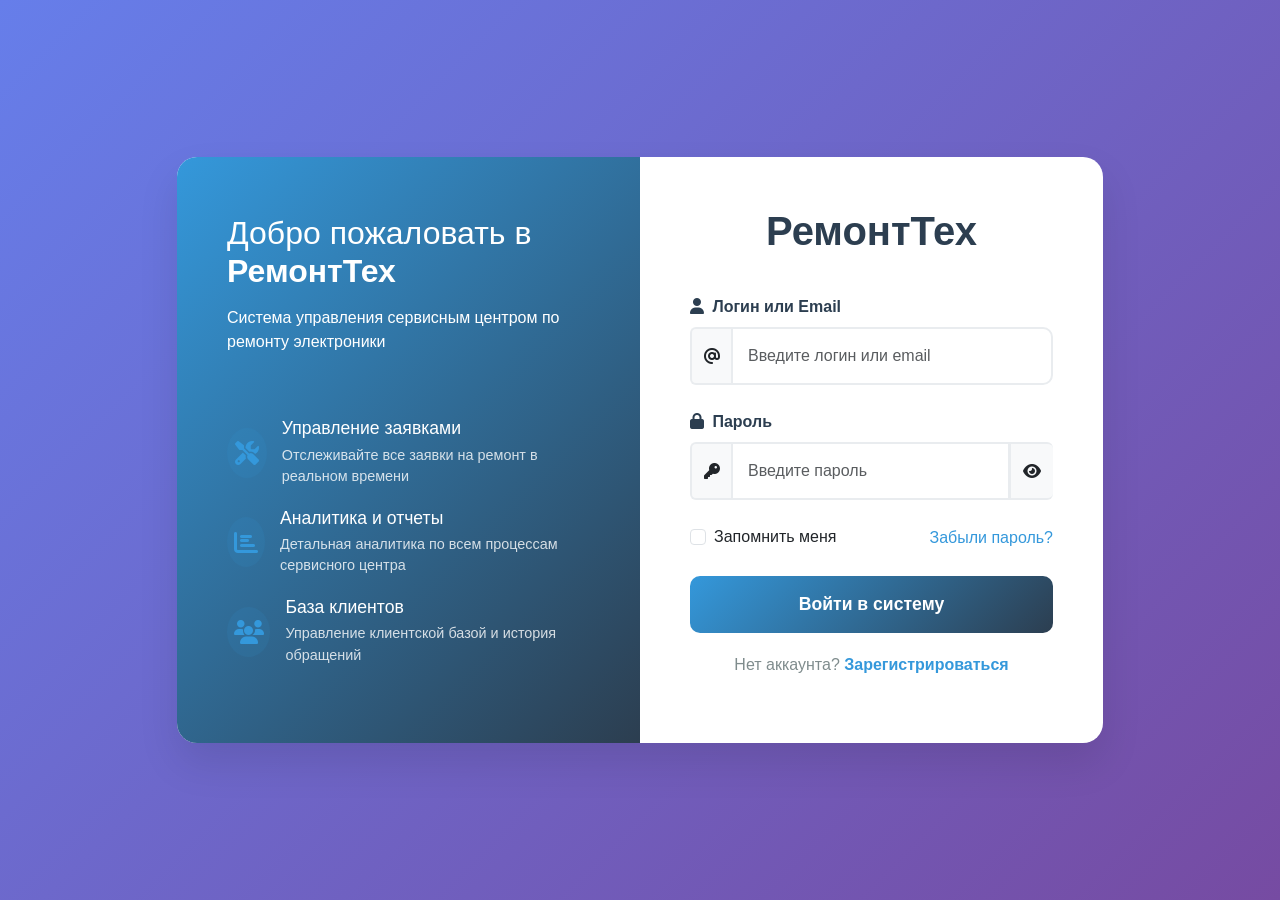
<file: devices.html>
<!DOCTYPE html>
<html lang="ru">
<head>
    <!-- ========== ЗАГОЛОВОК СТРАНИЦЫ ==========
         Подключаем Bootstrap 5, Font Awesome, собственный CSS-файл devices.css и фавикон.
    -->
    <meta charset="UTF-8">
    <meta name="viewport" content="width=device-width, initial-scale=1.0">
    <title>РемонтТех - Устройства</title>
    <link href="https://cdn.jsdelivr.net/npm/bootstrap@5.3.0-alpha1/dist/css/bootstrap.min.css" rel="stylesheet">
    <link rel="stylesheet" href="https://cdnjs.cloudflare.com/ajax/libs/font-awesome/6.4.0/css/all.min.css">
    <link rel="stylesheet" href="css/devices.css">
    <link rel="icon" type="image/png" href="img/icon_32x32.png">
</head>
<body>
    <div class="container-fluid">
        <div class="row">
            <!-- ======================== БОКОВОЕ МЕНЮ (SIDEBAR) ========================
                 Всегда видно слева, содержит навигацию по разделам системы.
                 Для администратора – выпадающий список профиля (dropdown),
                 для менеджера/мастера – выдвижная панель (offcanvas).
            -->
            <div class="col-md-3 col-lg-2 sidebar d-md-block">
                <div class="position-sticky pt-3">
                    <div class="text-center mb-4">
                        <h4 class="mb-0"><i class="text-center mt-3 mb-4"></i>РемонтТех</h5>
                    </div>
                    
                    <ul class="nav flex-column mb-auto">
                        <li class="nav-item">
                            <a class="nav-link" href="index.html">
                                <i class="fas fa-tachometer-alt me-2"></i>Главная
                            </a>
                        </li>
                        <li class="nav-item">
                            <a class="nav-link" href="orders.html">
                                <i class="fas fa-tools me-2"></i>Заявки на ремонт
                            </a>
                        </li>
                        <li class="nav-item">
                            <a class="nav-link" href="clients.html">
                                <i class="fas fa-users me-2"></i>Клиенты
                            </a>
                        </li>
                        <li class="nav-item">
                            <a class="nav-link active" href="devices.html">
                                <i class="fas fa-laptop me-2"></i>Устройства
                            </a>
                        </li>
                        <li class="nav-item">
                            <a class="nav-link" href="masters.html">
                                <i class="fas fa-user-cog me-2"></i>Мастера
                            </a>
                        </li>
                        <li class="nav-item">
                            <a class="nav-link" href="reports.html">
                                <i class="fas fa-chart-bar me-2"></i>Отчеты
                            </a>
                        </li>
                    </ul>
                    <hr class="text-white-50">
                    <!-- Блок профиля для администратора -->
                    <div class="dropdown" id="profileAdminDropdown">
                        <a href="#" class="d-flex align-items-center text-white text-decoration-none dropdown-toggle" id="dropdownUser1" data-bs-toggle="dropdown" aria-expanded="false">
                            <img src="https://via.placeholder.com/32" alt="" width="32" height="32" class="rounded-circle me-2 sidebar-avatar" style="object-fit: cover;">
                            <strong></strong>
                            <span class="badge bg-success ms-2"></span>
                        </a>
                        <ul class="dropdown-menu dropdown-menu-dark text-small shadow" aria-labelledby="dropdownUser1">
                            <li><a class="dropdown-item" href="profile.html"><i class="fas fa-user me-2"></i>Профиль</a></li>
                            <li><hr class="dropdown-divider"></li>
                            <li><a class="dropdown-item" href="login.html"><i class="fas fa-sign-out-alt me-2"></i>Выход</a></li>
                        </ul>
                    </div>
                    <!-- Блок профиля для менеджера/мастера (offcanvas) -->
                    <div id="profileOffcanvasTrigger" style="display: none;">
                        <a href="#" class="d-flex align-items-center text-white text-decoration-none" data-bs-toggle="offcanvas" data-bs-target="#profileOffcanvas" onclick="updateProfileOffcanvas()">
                            <img src="https://via.placeholder.com/32" alt="" width="32" height="32" class="rounded-circle me-2 sidebar-avatar" style="object-fit: cover;">
                            <strong id="sidebarUserName">Администратор</strong>
                            <span class="badge bg-success ms-2">Online</span>
                        </a>
                    </div>
                </div>
            </div>

            <!-- ======================== ОСНОВНОЕ СОДЕРЖИМОЕ СТРАНИЦЫ ======================== -->
            <main class="col-md-9 ms-sm-auto col-lg-10 px-md-4">
                <!-- Заголовок и кнопки управления -->
                <div class="d-flex justify-content-between flex-wrap flex-md-nowrap align-items-center pt-3 pb-2 mb-3 border-bottom">
                    <h1 class="h2">
                        <i class="fas fa-laptop text-primary me-2"></i>
                        Устройства
                    </h1>
                    <div class="btn-toolbar mb-2 mb-md-0">
                        <button type="button" class="btn btn-success me-2" data-bs-toggle="modal" data-bs-target="#newDeviceModal">
                            <i class="fas fa-plus-circle me-1"></i> Новое устройство
                        </button>
                        <button type="button" class="btn btn-outline-info me-2" data-bs-toggle="modal" data-bs-target="#importDevicesModal">
                            <i class="fas fa-upload me-1"></i> Импорт
                        </button>
                        <button type="button" class="btn btn-outline-secondary" onclick="exportDevices()">
                            <i class="fas fa-download me-1"></i> Экспорт
                        </button>
                    </div>
                </div>

                <!-- Карточки статистики (быстрые метрики) -->
                <div class="row mb-4">
                    <div class="col-md col-6">
                        <div class="card border-primary">
                            <div class="card-body text-center py-2">
                                <h6 class="card-subtitle mb-1 text-muted">Всего устройств</h6>
                                <h4 class="card-title text-primary" id="totalDevices">0</h4>
                            </div>
                        </div>
                    </div>
                    <div class="col-md col-6">
                        <div class="card border-warning">
                            <div class="card-body text-center py-2">
                                <h6 class="card-subtitle mb-1 text-muted">В ремонте</h6>
                                <h4 class="card-title text-warning" id="devicesInRepair">0</h4>
                            </div>
                        </div>
                    </div>
                    <div class="col-md col-6">
                        <div class="card border-success">
                            <div class="card-body text-center py-2">
                                <h6 class="card-subtitle mb-1 text-muted">Готовы</h6>
                                <h4 class="card-title text-success" id="devicesReady">0</h4>
                            </div>
                        </div>
                    </div>
                </div>

                <!-- Поиск и фильтрация -->
                <div class="card mb-4">
                    <div class="card-body">
                        <div class="row g-3">
                            <div class="col-md-6">
                                <div class="input-group">
                                    <input type="text" class="form-control" placeholder="Поиск по модели, серийнику или клиенту..." id="searchInput">
                                    <button class="btn btn-primary" type="button" onclick="searchDevices()">
                                        <i class="fas fa-search"></i>
                                    </button>
                                </div>
                            </div>
                            <div class="col-md-3">
                                <select class="form-select" id="deviceTypeFilter" onchange="filterDevices()">
                                    <option value="">Все типы</option>
                                    <option value="notebook">Ноутбук</option>
                                    <option value="pc">Стационарный ПК</option>
                                    <option value="smartphone">Смартфон</option>
                                    <option value="tablet">Планшет</option>
                                    <option value="monitor">Монитор</option>
                                    <option value="printer">Принтер/МФУ</option>
                                    <option value="other">Другое</option>
                                </select>
                            </div>
                            <div class="col-md-3">
                                <select class="form-select" id="statusFilter" onchange="filterDevices()">
                                    <option value="">Все статусы</option>
                                    <option value="new">Новое</option>
                                    <option value="in_repair">В ремонте</option>
                                    <option value="ready">Готово</option>
                                    <option value="returned">Возвращено</option>
                                    <option value="scrap">Списано</option>
                                </select>
                            </div>
                        </div>
                        
                        <!-- Быстрые фильтры (теги) -->
                        <div class="filter-tags" id="quickFilters">
                            <small class="text-muted me-2">Быстрые фильтры:</small>
                            <span class="badge bg-primary filter-tag" onclick="setQuickFilter('brand', 'Samsung')">Samsung</span>
                            <span class="badge bg-primary filter-tag" onclick="setQuickFilter('brand', 'Apple')">Apple</span>
                            <span class="badge bg-warning filter-tag" onclick="setQuickFilter('status', 'in_repair')">В ремонте</span>
                            <span class="badge bg-success filter-tag" onclick="setQuickFilter('status', 'ready')">Готово</span>
                        </div>
                    </div>
                </div>

                <!-- Переключатель режима отображения: таблица или карточки -->
                <div class="btn-group mb-4" role="group" aria-label="View toggle">
                    <input type="radio" class="btn-check" name="viewMode" id="viewTable" autocomplete="off" checked onclick="setViewMode('table')">
                    <label class="btn btn-outline-primary" for="viewTable">
                        <i class="fas fa-table me-1"></i> Таблица
                    </label>
                    <input type="radio" class="btn-check" name="viewMode" id="viewCards" autocomplete="off" onclick="setViewMode('cards')">
                    <label class="btn btn-outline-primary" for="viewCards">
                        <i class="fas fa-th-large me-1"></i> Карточки
                    </label>
                </div>

                <!-- Табличное представление списка устройств -->
                <div id="tableView" class="view-section">
                    <div class="card">
                        <div class="card-body">
                            <div class="table-responsive">
                                <table class="table table-hover">
                                    <thead>
                                        <tr>
                                            <th width="50">ID</th>
                                            <th width="300">Устройство</th>
                                            <th width="150">Клиент</th>
                                            <th width="120">Серийный номер</th>
                                            <th width="100">Статус</th>
                                            <th width="120">Дата поступления</th>
                                            <th width="120">Ремонтов</th>
                                            <th width="150">Действия</th>
                                        </tr>
                                    </thead>
                                    <tbody id="devicesTableBody">
                                        <!-- Данные будут загружены через JS -->
                                    </tbody>
                                </table>
                            </div>
                        </div>
                    </div>
                </div>

                <!-- Карточное представление списка устройств -->
                <div id="cardsView" class="view-section" style="display: none;">
                    <div class="row" id="devicesCardsContainer">
                        <!-- Карточки будут загружены через JS -->
                    </div>
                </div>

                 <!-- Сообщение, если устройств нет -->
                <div class="text-center py-5" id="noDevicesMessage" style="display: none;">
                    <i class="fas fa-laptop fa-3x text-muted mb-3"></i>
                    <h4 class="text-muted">Нет устройств</h4>
                    <p class="text-muted">Добавьте первое устройство, нажав кнопку "Новое устройство"</p>
                    <button class="btn btn-success mt-2" data-bs-toggle="modal" data-bs-target="#newDeviceModal">
                        <i class="fas fa-plus-circle me-1"></i> Добавить устройство
                    </button>
                </div>
            </main>
        </div>
    </div>

    <!-- ======================== МОДАЛЬНЫЕ ОКНА ======================== -->

    <!-- Модальное окно: создание нового устройства -->
    <div class="modal fade" id="newDeviceModal" tabindex="-1" aria-labelledby="newDeviceModalLabel" aria-hidden="true">
        <div class="modal-dialog modal-lg">
            <div class="modal-content">
                <div class="modal-header">
                    <h5 class="modal-title" id="newDeviceModalLabel">
                        <i class="fas fa-plus-circle me-2"></i>Новое устройство
                    </h5>
                    <button type="button" class="btn-close" data-bs-dismiss="modal" aria-label="Close"></button>
                </div>
                <div class="modal-body">
                    <form id="newDeviceForm">
                        <div class="row">
                            <div class="col-md-6 mb-3">
                                <label for="deviceType" class="form-label">Тип устройства *</label>
                                <select class="form-select" id="deviceType" required onchange="updateDeviceIcon()">
                                    <option value="">Выберите тип...</option>
                                    <option value="notebook">Ноутбук</option>
                                    <option value="pc">Стационарный ПК</option>
                                    <option value="smartphone">Смартфон</option>
                                    <option value="tablet">Планшет</option>
                                    <option value="monitor">Монитор</option>
                                    <option value="printer">Принтер/МФУ</option>
                                    <option value="other">Другое</option>
                                </select>
                            </div>
                            <div class="col-md-6 mb-3">
                                <label for="deviceBrand" class="form-label">Бренд *</label>
                                <input type="text" class="form-control" id="deviceBrand" required placeholder="ASUS, Apple, Dell и т.д.">
                            </div>
                        </div>
                        
                        <div class="row">
                            <div class="col-md-6 mb-3">
                                <label for="deviceModel" class="form-label">Модель *</label>
                                <input type="text" class="form-control" id="deviceModel" required placeholder="X543MA, iPhone 12, OptiPlex 3070">
                            </div>
                            <div class="col-md-6 mb-3">
                                <label for="serialNumber" class="form-label">Серийный номер</label>
                                <input type="text" class="form-control" id="serialNumber" placeholder="SN123456789">
                            </div>
                        </div>
                        
                        <div class="row">
                            <div class="col-md-6 mb-3">
                                <label for="clientSelect" class="form-label">Клиент *</label>
                                <select class="form-select" id="clientSelect" required>
                                    <option value="">Выберите клиента...</option>
                                    <!-- Клиенты будут загружены динамически -->
                                </select>
                            </div>
                            <div class="col-md-6 mb-3">
                                <label for="purchaseYear" class="form-label">Год выпуска/покупки</label>
                                <input type="number" class="form-control" id="purchaseYear" min="2010" max="2026" value="2026">
                            </div>
                        </div>
                        
                        <div class="mb-3">
                            <label for="specifications" class="form-label">Характеристики</label>
                            <textarea class="form-control" id="specifications" rows="3" placeholder="Процессор, память, видеокарта и т.д."></textarea>
                        </div>
                        
                        <div class="row">
                            <div class="col-md-6 mb-3">
                                <label for="warrantyUntil" class="form-label">Гарантия до</label>
                                <input type="date" class="form-control" id="warrantyUntil">
                            </div>
                            <div class="col-md-6 mb-3">
                                <label for="initialStatus" class="form-label">Начальный статус</label>
                                <select class="form-select" id="initialStatus">
                                    <option value="new">Новое</option>
                                    <option value="in_repair">В ремонте</option>
                                    <option value="ready">Готово</option>
                                </select>
                            </div>
                        </div>
                        
                        <div class="mb-3">
                            <label for="deviceNotes" class="form-label">Примечания</label>
                            <textarea class="form-control" id="deviceNotes" rows="2" placeholder="Особенности, дефекты, история..."></textarea>
                        </div>
                    </form>
                </div>
                <div class="modal-footer">
                    <button type="button" class="btn btn-secondary" data-bs-dismiss="modal">Отмена</button>
                    <button type="button" class="btn btn-primary" onclick="saveNewDevice()">
                        <i class="fas fa-save me-1"></i> Сохранить устройство
                    </button>
                </div>
            </div>
        </div>
    </div>

    <!-- Модальное окно: детали устройства -->
    <div class="modal fade" id="deviceDetailsModal" tabindex="-1" aria-labelledby="deviceDetailsModalLabel" aria-hidden="true">
        <div class="modal-dialog modal-dialog-centered modal-lg">
            <div class="modal-content border-0 shadow-lg">
                <div class="modal-header py-2" style="background-color: #2c3e50; color: white;">
                    <h5 class="modal-title"><i class="fas fa-microchip me-2"></i>Информация об устройстве</h5>
                    <button type="button" class="btn-close btn-close-white" data-bs-dismiss="modal"></button>
                </div>
                <div class="modal-body p-3" id="deviceDetailsBody">
                    <div class="text-center py-3">
                        <div class="spinner-border text-primary" role="status">
                            <span class="visually-hidden">Загрузка...</span>
                        </div>
                    </div>
                </div>
                <div class="modal-footer bg-light py-2">
                    <button type="button" class="btn btn-sm btn-secondary" data-bs-dismiss="modal">Закрыть</button>
                    <button type="button" class="btn btn-sm btn-success" id="deviceDetailsAddRepairBtn">Добавить ремонт</button>
                </div>
            </div>
        </div>
    </div>
    <!-- Модальное окно: редактирование устройства -->
    <div class="modal fade" id="editDeviceModal" tabindex="-1" aria-labelledby="editDeviceModalLabel" aria-hidden="true">
        <div class="modal-dialog modal-lg">
            <div class="modal-content">
                <div class="modal-header">
                    <h5 class="modal-title" id="editDeviceModalLabel">
                        <i class="fas fa-edit me-2"></i>Редактировать устройство
                    </h5>
                    <button type="button" class="btn-close" data-bs-dismiss="modal" aria-label="Close"></button>
                </div>
                <div class="modal-body">
                    <form id="editDeviceForm">
                        <div class="row">
                            <div class="col-md-6 mb-3">
                                <label for="editDeviceType" class="form-label">Тип устройства *</label>
                                <select class="form-select" id="editDeviceType" required>
                                    <option value="">Выберите тип...</option>
                                    <option value="notebook">Ноутбук</option>
                                    <option value="pc">Стационарный ПК</option>
                                    <option value="smartphone">Смартфон</option>
                                    <option value="tablet">Планшет</option>
                                    <option value="monitor">Монитор</option>
                                    <option value="printer">Принтер/МФУ</option>
                                    <option value="other">Другое</option>
                                </select>
                            </div>
                            <div class="col-md-6 mb-3">
                                <label for="editDeviceBrand" class="form-label">Бренд *</label>
                                <input type="text" class="form-control" id="editDeviceBrand" required>
                            </div>
                        </div>
                        
                        <div class="row">
                            <div class="col-md-6 mb-3">
                                <label for="editDeviceModel" class="form-label">Модель *</label>
                                <input type="text" class="form-control" id="editDeviceModel" required>
                            </div>
                            <div class="col-md-6 mb-3">
                                <label for="editSerialNumber" class="form-label">Серийный номер</label>
                                <input type="text" class="form-control" id="editSerialNumber">
                            </div>
                        </div>
                        
                        <div class="row">
                            <div class="col-md-6 mb-3">
                                <label for="editClientSelect" class="form-label">Клиент *</label>
                                <select class="form-select" id="editClientSelect" required>
                                    <option value="">Выберите клиента...</option>
                                    <!-- Клиенты будут загружены динамически -->
                                </select>
                            </div>
                            <div class="col-md-6 mb-3">
                                <label for="editPurchaseYear" class="form-label">Год выпуска/покупки</label>
                                <input type="number" class="form-control" id="editPurchaseYear" min="2000" max="2026">
                            </div>
                        </div>
                        
                        <div class="mb-3">
                            <label for="editSpecifications" class="form-label">Характеристики</label>
                            <textarea class="form-control" id="editSpecifications" rows="3"></textarea>
                        </div>
                        
                        <div class="row">
                            <div class="col-md-6 mb-3">
                                <label for="editWarrantyUntil" class="form-label">Гарантия до</label>
                                <input type="date" class="form-control" id="editWarrantyUntil">
                            </div>
                            <div class="col-md-6 mb-3">
                                <label for="editStatus" class="form-label">Статус</label>
                                <select class="form-select" id="editStatus">
                                    <option value="new">Новое</option>
                                    <option value="in_repair">В ремонте</option>
                                    <option value="ready">Готово</option>
                                    <option value="returned">Возвращено</option>
                                    <option value="scrap">Списано</option>
                                </select>
                            </div>
                        </div>
                        
                        <div class="mb-3">
                            <label for="editDeviceNotes" class="form-label">Примечания</label>
                            <textarea class="form-control" id="editDeviceNotes" rows="2"></textarea>
                        </div>
                        
                        <input type="hidden" id="editDeviceId">
                    </form>
                </div>
                <div class="modal-footer">
                    <button type="button" class="btn btn-secondary" data-bs-dismiss="modal">Отмена</button>
                    <button type="button" class="btn btn-primary" onclick="saveEditedDevice()">
                        <i class="fas fa-save me-1"></i> Сохранить изменения
                    </button>
                </div>
            </div>
        </div>
    </div>

    <!-- Модальное окно: добавление ремонта (создание заявки) -->
    <div class="modal fade" id="addRepairModal" tabindex="-1">
        <div class="modal-dialog">
            <div class="modal-content">
                <div class="modal-header">
                    <h5 class="modal-title"><i class="fas fa-tools me-2"></i>Добавить ремонт</h5>
                    <button type="button" class="btn-close" data-bs-dismiss="modal"></button>
                </div>
                <div class="modal-body">
                    <form id="repairForm">
                        <input type="hidden" id="repairDeviceId">
                        <div class="mb-3">
                            <label class="form-label">Устройство</label>
                            <div class="form-control-plaintext" id="repairDeviceInfo"></div>
                        </div>
                        <div class="mb-3">
                            <label for="repairDescription" class="form-label">Описание неисправности *</label>
                            <textarea class="form-control" id="repairDescription" rows="3" required></textarea>
                        </div>
                        <div class="row">
                            <div class="col-md-6 mb-3">
                                <label for="repairPrice" class="form-label">Стоимость (₽) *</label>
                                <input type="number" class="form-control" id="repairPrice" min="0" step="100" required>
                            </div>
                            <div class="col-md-6 mb-3">
                                <label for="repairMasterId" class="form-label">Мастер</label>
                                <select class="form-select" id="repairMasterId"></select>
                            </div>
                        </div>
                        <div class="mb-3">
                            <label for="repairStatus" class="form-label">Статус</label>
                            <select class="form-select" id="repairStatus">
                                <option value="new">Новый</option>
                                <option value="in_repair" selected>В ремонте</option>
                                <option value="ready">Готово</option>
                                <option value="returned">Возвращено</option>
                            </select>
                        </div>
                    </form>
                </div>
                <div class="modal-footer">
                    <button type="button" class="btn btn-secondary" data-bs-dismiss="modal">Отмена</button>
                    <button type="button" class="btn btn-primary" onclick="saveNewRepair()">Сохранить ремонт</button>
                </div>
            </div>
        </div>
    </div>

    <!-- Модальное окно: история ремонтов устройства -->
    <div class="modal fade" id="historyModal" tabindex="-1">
        <div class="modal-dialog modal-lg">
            <div class="modal-content">
                <div class="modal-header">
                    <h5 class="modal-title"><i class="fas fa-history me-2"></i>История ремонтов</h5>
                    <button type="button" class="btn-close" data-bs-dismiss="modal"></button>
                </div>
                <div class="modal-body" id="historyModalBody"></div>
            </div>
        </div>
    </div>

    <!-- Выдвижная панель профиля для менеджера и мастера -->
    <div class="offcanvas offcanvas-end" tabindex="-1" id="profileOffcanvas">
        <div class="offcanvas-header">
            <h5 class="offcanvas-title">Профиль</h5>
            <button type="button" class="btn-close" data-bs-dismiss="offcanvas"></button>
        </div>
        <div class="offcanvas-body text-center">
            <img id="offcanvasAvatar" src="https://via.placeholder.com/80" class="rounded-circle mb-3" width="80" height="80" alt="Аватар">
            <h5 id="offcanvasName">Имя пользователя</h5>
            <p><span id="offcanvasRoleBadge" class="badge">Роль</span></p>
            <hr>
            <button class="btn btn-outline-danger btn-sm" onclick="logout()">
                <i class="fas fa-sign-out-alt me-1"></i> Выйти
            </button>
        </div>
    </div>
    <!-- Модальное окно импорта устройств -->
    <div class="modal fade" id="importDevicesModal" tabindex="-1">
        <div class="modal-dialog">
            <div class="modal-content">
                <div class="modal-header">
                    <h5 class="modal-title"><i class="fas fa-upload me-2"></i>Импорт устройств</h5>
                    <button type="button" class="btn-close" data-bs-dismiss="modal"></button>
                </div>
                <div class="modal-body">
                    <form id="importDevicesForm">
                        <div class="mb-3">
                            <label for="importFileDevices" class="form-label">Файл (CSV или Excel)</label>
                            <input type="file" class="form-control" id="importFileDevices" accept=".csv,.xlsx" required>
                        </div>
                        <div class="alert alert-info small">
                            <strong>Требуемые колонки:</strong> brand, model, device_type, client_phone, serial_number, purchase_year, specifications, warranty_until, status, notes.<br>
                            <em>Обязательные: brand, model, device_type, client_phone.</em>
                        </div>
                    </form>
                </div>
                <div class="modal-footer">
                    <button type="button" class="btn btn-secondary" data-bs-dismiss="modal">Отмена</button>
                    <button type="button" class="btn btn-success me-2" onclick="uploadImportFile('http://127.0.0.1:8000/import/devices', 'devices', 'importFileDevices')">
                        <i class="fas fa-upload me-1"></i> Загрузить
                    </button>
                </div>
            </div>
        </div>
    </div>
    <!-- ======================== ПОДКЛЮЧЕНИЕ СКРИПТОВ ======================== -->
    <script src="https://cdn.jsdelivr.net/npm/bootstrap@5.3.0-alpha1/dist/js/bootstrap.bundle.min.js"></script>
    <script type="module">
    import { 
        fetchDevices, createDevice, updateDevice, deleteDevice,
        fetchClients, createOrder, fetchOrders, fetchMasters
    } from './js/api.js';
    import { showAlert, getDeviceTypeName, getStatusName } from './js/utils.js';
    import { checkAuthAndRedirect, checkPageAccess, updateSidebar } from './js/auth.js';
        // ======================== 1. ПРОВЕРКА ДОСТУПА ========================
        if (!checkAuthAndRedirect()) throw new Error('Не авторизован');
        // Доступ к устройствам имеют admin и manager (мастер только свои, но тут список общий)
        if (!checkPageAccess(['admin', 'manager'])) throw new Error('Доступ запрещён');

        // ======================== 2. ГЛОБАЛЬНЫЕ ПЕРЕМЕННЫЕ ========================
        let devices = [];               // все устройства
        let clients = [];               // список клиентов
        let clientsMap = new Map();     // id -> имя клиента
        let masters = [];               // список мастеров
        let mastersMap = new Map();     // id -> имя мастера
        let currentViewMode = 'table';
        let filteredDevices = [];

        // Иконки и цвета для разных типов устройств
        const deviceIcons = {
            'notebook': 'fa-laptop', 'pc': 'fa-desktop', 'smartphone': 'fa-mobile-alt',
            'tablet': 'fa-tablet-alt', 'monitor': 'fa-tv', 'printer': 'fa-print', 'other': 'fa-microchip'
        };
        const deviceColors = {
            'notebook': '#3498db', 'pc': '#2ecc71', 'smartphone': '#e74c3c',
            'tablet': '#9b59b6', 'monitor': '#f39c12', 'printer': '#1abc9c', 'other': '#95a5a6'
        };

        window.uploadImportFile = async function(endpoint, entityType, fileInputId) {
            if (event) event.preventDefault();
            const fileInput = document.getElementById(fileInputId);
            const file = fileInput.files[0];
            if (!file) {
                showAlert('danger', 'Выберите файл');
                return;
            }
            const formData = new FormData();
            formData.append('file', file);
            try {
                const response = await fetch(endpoint, {
                    method: 'POST',
                    headers: { 'Authorization': `Bearer ${localStorage.getItem('token')}` },
                    body: formData
                });
                const result = await response.json();
                if (result.errors && result.errors.length) {
                    alert('Ошибки импорта:\n' + result.errors.join('\n'));
                }
                if (response.ok) {
                    showAlert('success', `Импортировано: ${result.imported} записей. Ошибки: ${result.errors.length}`);
                    if (result.imported > 0) {
                        if (entityType === 'clients') await loadClients();
                        else if (entityType === 'masters') await loadMasters();
                        else if (entityType === 'devices') await loadDevices();
                    }
                    const modal = bootstrap.Modal.getInstance(document.getElementById(`import${entityType.charAt(0).toUpperCase() + entityType.slice(1)}Modal`));
                    if (modal) modal.hide();
                    fileInput.value = ''; // очистить поле
                } else {
                    showAlert('danger', result.detail || 'Ошибка импорта');
                }
            } catch (err) {
                showAlert('danger', 'Ошибка сети: ' + err.message);
            }
        };

        // ======================== 3. ИНИЦИАЛИЗАЦИЯ ПРИ ЗАГРУЗКЕ СТРАНИЦЫ ========================
        document.addEventListener('DOMContentLoaded', async () => {
            await loadClients();
            await loadMasters();
            await loadDevices();
            updateStatistics();
            updateSidebar();
        });

        // ======================== 4. ЗАГРУЗКА СПРАВОЧНЫХ ДАННЫХ ========================
        async function loadClients() {
            try {
                const apiClients = await fetchClients(0, 1000);
                clients = apiClients;
                clientsMap.clear();
                apiClients.forEach(c => clientsMap.set(c.id, c.full_name));
                populateClientSelects();
            } catch (e) {
                console.error('Ошибка загрузки клиентов:', e);
                showAlert('danger', 'Не удалось загрузить клиентов: ' + e.message);
            }
        }

        // Загрузка мастеров
        async function loadMasters() {
            try {
                const apiMasters = await fetchMasters(0, 1000);
                masters = apiMasters;
                mastersMap.clear();
                apiMasters.forEach(m => mastersMap.set(m.id, m.full_name));
                populateMasterSelect();
            } catch (e) {
                console.error('Ошибка загрузки мастеров:', e);
            }
        }

        function populateClientSelects() {
            const clientSelect = document.getElementById('clientSelect');
            const editClientSelect = document.getElementById('editClientSelect');
            const optionsHtml = '<option value="">Выберите клиента...</option>' +
                clients.map(c => `<option value="${c.id}">${c.full_name} (${c.phone})</option>`).join('');
            if (clientSelect) clientSelect.innerHTML = optionsHtml;
            if (editClientSelect) editClientSelect.innerHTML = optionsHtml;
        }

        function populateMasterSelect() {
            const masterSelect = document.getElementById('repairMasterId');
            if (!masterSelect) return;
            masterSelect.innerHTML = '<option value="">Выберите мастера...</option>' +
                masters.map(m => `<option value="${m.id}">${m.full_name}</option>`).join('');
        }

        // ======================== 5. ЗАГРУЗКА УСТРОЙСТВ С СЕРВЕРА ========================
        async function loadDevices() {
            try {
                const apiDevices = await fetchDevices(0, 1000);
                devices = apiDevices.map(d => ({
                    id: d.id,
                    clientId: d.client_id,
                    clientName: clientsMap.get(d.client_id) || `Клиент #${d.client_id}`,
                    deviceType: d.device_type,
                    brand: d.brand,
                    model: d.model,
                    serialNumber: d.serial_number,
                    purchaseYear: d.purchase_year,
                    specifications: d.specifications,
                    warrantyUntil: d.warranty_until,
                    status: d.status || 'new',
                    notes: d.notes,
                    createdAt: d.created_at ? new Date(d.created_at).toLocaleDateString('ru-RU') : '',
                    lastRepairDate: '—',
                    repairCount: 0,
                    totalRepairCost: 0
                }));
                await loadRepairStats(); // здесь статус переопределится по последнему заказу
                filteredDevices = [...devices];
                displayDevices();
                updateNoDevicesMessage();
                updateStatistics();
            } catch (e) {
                console.error(e);
                showAlert('danger', 'Не удалось загрузить устройства: ' + e.message);
            }
        }

        // Загрузка статистики ремонтов (заказов) для каждого устройства
        async function loadRepairStats() {
            try {
                const allOrders = await fetchOrders(0, 10000);
                // Маппинг статуса заказа -> статус устройства
                const orderToDeviceStatus = {
                    'new': 'in_repair',
                    'in_repair': 'in_repair',
                    'ready': 'ready',
                    'returned': 'returned'
                };
                devices.forEach(dev => {
                    const deviceOrders = allOrders.filter(o => o.device_id === dev.id);
                    dev.repairCount = deviceOrders.length;
                    dev.totalRepairCost = deviceOrders.reduce((sum, o) => sum + (o.price || 0), 0);
                    if (deviceOrders.length > 0) {
                        // Сортируем по дате создания (от новых к старым)
                        const sorted = deviceOrders.sort((a,b) => new Date(b.created_at) - new Date(a.created_at));
                        const lastOrder = sorted[0];
                        dev.lastRepairDate = lastOrder.created_at ? new Date(lastOrder.created_at).toLocaleDateString('ru-RU') : '—';
                        // Устанавливаем статус устройства равным статусу последнего заказа (с маппингом)
                        const newStatus = orderToDeviceStatus[lastOrder.status];
                        if (newStatus) dev.status = newStatus;
                    }
                    // Если заказов нет — статус остаётся из БД (обычно 'new')
                });
            } catch (e) {
                console.warn('Не удалось загрузить заказы для статистики', e);
            }
        }

        // ======================== 6. ОТОБРАЖЕНИЕ УСТРОЙСТВ (таблица или карточки) ========================
        function displayDevices() {
            if (currentViewMode === 'table') {
                displayDevicesTable(filteredDevices);
            } else {
                displayDevicesCards(filteredDevices);
            }
        }

        // Вспомогательная: получить HTML-бейдж статуса
        function getStatusBadge(status) {
            const map = {
                'new': '<span class="badge bg-primary">Новое</span>',
                'in_repair': '<span class="badge bg-warning">В ремонте</span>',
                'ready': '<span class="badge bg-success">Готово</span>',
                'returned': '<span class="badge bg-secondary">Возвращено</span>',
                'scrap': '<span class="badge bg-danger">Списано</span>'
            };
            return map[status] || map['new'];
        }

        // Табличное представление
        function displayDevicesTable(devicesList) {
            const tbody = document.getElementById('devicesTableBody');
            if (!tbody) return;
            tbody.innerHTML = '';
            devicesList.forEach(device => {
                const row = document.createElement('tr');
                const iconClass = deviceIcons[device.deviceType] || 'fa-microchip';
                row.innerHTML = `
                    <td>${device.id}</td>
                    <td>
                        <div class="d-flex align-items-center">
                            <i class="fas ${iconClass} me-3" style="color: ${deviceColors[device.deviceType] || '#3498db'}"></i>
                            <div>
                                <strong>${device.brand} ${device.model}</strong><br>
                                <small class="text-muted">${getDeviceTypeName(device.deviceType)}</small>
                            </div>
                        </div>
                    </td>
                    <td>${device.clientName}</td>
                    <td><code>${device.serialNumber || '—'}</code></td>
                    <td>${getStatusBadge(device.status)}</td>
                    <td>${device.createdAt}</td>
                    <td>${device.repairCount}</td>
                    <td>
                        <button class="btn btn-sm btn-primary" onclick="viewDeviceDetails(${device.id})"><i class="fas fa-eye"></i></button>
                        <button class="btn btn-sm btn-warning" onclick="editDevice(${device.id})"><i class="fas fa-edit"></i></button>
                        <button class="btn btn-sm btn-success" onclick="addRepairToDevice(${device.id})"><i class="fas fa-tools"></i></button>
                        <button class="btn btn-sm btn-info" onclick="showRepairHistory(${device.id})"><i class="fas fa-history"></i></button>
                        <button class="btn btn-sm btn-danger" onclick="deleteDevice(${device.id})"><i class="fas fa-trash"></i></button>
                    </td>
                `;
                tbody.appendChild(row);
            });
        }

        // Карточное представление
        function displayDevicesCards(devicesList) {
            const container = document.getElementById('devicesCardsContainer');
            if (!container) return;
            container.innerHTML = '';
            devicesList.forEach(device => {
                const iconClass = deviceIcons[device.deviceType] || 'fa-microchip';
                const deviceColor = deviceColors[device.deviceType] || '#3498db';
                const statusClass = {
                    'new': 'border-primary', 'in_repair': 'border-warning', 'ready': 'border-success',
                    'returned': 'border-secondary', 'scrap': 'border-danger'
                }[device.status] || '';
                const card = document.createElement('div');
                card.className = 'col-md-6 col-lg-4 mb-4';
                card.innerHTML = `
                    <div class="card device-card h-100 ${statusClass}" style="border-left-color: ${deviceColor}">
                        <div class="card-body">
                            <div class="d-flex justify-content-between align-items-start mb-3">
                                <div class="device-icon" style="color: ${deviceColor}">
                                    <i class="fas ${iconClass}"></i>
                                </div>
                                <div>
                                    <span class="badge ${device.status === 'in_repair' ? 'bg-warning' : 'bg-secondary'} type-badge">
                                        ${getStatusName(device.status)}
                                    </span>
                                </div>
                            </div>
                            <h5 class="card-title">${device.brand} ${device.model}</h5>
                            <h6 class="card-subtitle mb-3 text-muted">${getDeviceTypeName(device.deviceType)}</h6>
                            <div class="mb-3">
                                <div><i class="fas fa-user me-1 text-muted"></i><strong>Клиент:</strong> ${device.clientName}</div>
                                <div><i class="fas fa-barcode me-1 text-muted"></i><strong>Серийник:</strong> ${device.serialNumber || '—'}</div>
                                <div><i class="fas fa-calendar me-1 text-muted"></i><strong>Год:</strong> ${device.purchaseYear || '—'}</div>
                            </div>
                            <div class="row mb-3">
                                <div class="col-6 text-center"><div class="text-muted small">Ремонтов</div><div class="h5 mb-0">${device.repairCount}</div></div>
                                <div class="col-6 text-center"><div class="text-muted small">Стоимость</div><div class="h5 mb-0 text-primary">${(device.totalRepairCost||0).toLocaleString()} ₽</div></div>
                            </div>
                            <div class="d-grid gap-2">
                                <button class="btn btn-sm btn-primary" onclick="viewDeviceDetails(${device.id})"><i class="fas fa-eye me-1"></i>Подробнее</button>
                                <div class="btn-group">
                                    <button class="btn btn-sm btn-outline-warning" onclick="editDevice(${device.id})"><i class="fas fa-edit"></i></button>
                                    <button class="btn btn-sm btn-outline-success" onclick="addRepairToDevice(${device.id})"><i class="fas fa-tools"></i></button>
                                    <button class="btn btn-sm btn-outline-info" onclick="showRepairHistory(${device.id})"><i class="fas fa-history"></i></button>
                                    <button class="btn btn-sm btn-outline-danger" onclick="deleteDevice(${device.id})"><i class="fas fa-trash"></i></button>
                                </div>
                            </div>
                        </div>
                    </div>
                `;
                container.appendChild(card);
            });
        }

        // ======================== 7. ОБНОВЛЕНИЕ СТАТИСТИКИ ========================
        function updateStatistics() {
            document.getElementById('totalDevices').textContent = devices.length;
            document.getElementById('devicesInRepair').textContent = devices.filter(d => d.status === 'in_repair').length;
            document.getElementById('devicesReady').textContent = devices.filter(d => d.status === 'ready').length;
        }

        // ======================== 8. ПОИСК И ФИЛЬТРАЦИЯ ========================
        window.searchDevices = function() {
            const search = document.getElementById('searchInput')?.value.toLowerCase() || '';
            const type = document.getElementById('deviceTypeFilter')?.value || '';
            const status = document.getElementById('statusFilter')?.value || '';
            filteredDevices = devices.filter(d => {
                if (search && !(d.brand.toLowerCase().includes(search) || d.model.toLowerCase().includes(search) || (d.serialNumber||'').toLowerCase().includes(search) || d.clientName.toLowerCase().includes(search))) return false;
                if (type && d.deviceType !== type) return false;
                if (status && d.status !== status) return false;
                return true;
            });
            displayDevices();
            updateNoDevicesMessage(filteredDevices.length === 0);
        };
        window.filterDevices = () => window.searchDevices();
        window.clearSearch = () => {
            document.getElementById('searchInput').value = '';
            document.getElementById('deviceTypeFilter').value = '';
            document.getElementById('statusFilter').value = '';
            filteredDevices = [...devices];
            displayDevices();
            updateNoDevicesMessage(false);
        };

        // Быстрый фильтр через теги
        window.setQuickFilter = (type, value) => {
            if (type === 'brand') {
                document.getElementById('searchInput').value = value;
                window.searchDevices();
            } else if (type === 'status') {
                document.getElementById('statusFilter').value = value;
                window.searchDevices();
            }
        };

        // ======================== 9. ПЕРЕКЛЮЧЕНИЕ РЕЖИМА ОТОБРАЖЕНИЯ ========================
        window.setViewMode = (mode) => {
            currentViewMode = mode;
            document.getElementById('tableView').style.display = mode === 'table' ? 'block' : 'none';
            document.getElementById('cardsView').style.display = mode === 'cards' ? 'block' : 'none';
            displayDevices();
        };

        // ======================== 10. CRUD ОПЕРАЦИИ ========================

        // --- СОЗДАНИЕ НОВОГО УСТРОЙСТВА ---
        window.saveNewDevice = async function() {
            const clientId = parseInt(document.getElementById('clientSelect').value);
            const deviceType = document.getElementById('deviceType').value;
            const brand = document.getElementById('deviceBrand').value.trim();
            const model = document.getElementById('deviceModel').value.trim();
            const serialNumber = document.getElementById('serialNumber').value.trim();
            const purchaseYear = document.getElementById('purchaseYear').value;
            const specifications = document.getElementById('specifications').value.trim();
            const warrantyUntil = document.getElementById('warrantyUntil').value;
            const status = document.getElementById('initialStatus').value;
            const notes = document.getElementById('deviceNotes').value.trim();

            if (!clientId || !deviceType || !brand || !model) {
                showAlert('danger', 'Заполните обязательные поля (Клиент, Тип, Бренд, Модель)');
                return;
            }

            const data = {
                client_id: clientId,
                device_type: deviceType,
                brand,
                model,
                serial_number: serialNumber || null,
                purchase_year: purchaseYear ? parseInt(purchaseYear) : null,
                specifications: specifications || null,
                warranty_until: warrantyUntil || null,
                status,
                notes: notes || null
            };

            try {
                await createDevice(data);
                const modal = bootstrap.Modal.getInstance(document.getElementById('newDeviceModal'));
                modal.hide();
                document.getElementById('newDeviceForm').reset();
                await loadDevices();
                showAlert('success', 'Устройство добавлено');
            } catch (e) {
                showAlert('danger', 'Ошибка: ' + e.message);
            }
        };

        // --- РЕДАКТИРОВАНИЕ УСТРОЙСТВА (открытие формы) ---
        window.editDevice = function(deviceId) {
            const device = devices.find(d => d.id === deviceId);
            if (!device) return;
            document.getElementById('editDeviceId').value = device.id;
            document.getElementById('editDeviceType').value = device.deviceType || '';
            document.getElementById('editDeviceBrand').value = device.brand || '';
            document.getElementById('editDeviceModel').value = device.model || '';
            document.getElementById('editSerialNumber').value = device.serialNumber || '';
            document.getElementById('editClientSelect').value = device.clientId || '';
            document.getElementById('editPurchaseYear').value = device.purchaseYear || '';
            document.getElementById('editSpecifications').value = device.specifications || '';
            document.getElementById('editWarrantyUntil').value = device.warrantyUntil || '';
            document.getElementById('editStatus').value = device.status || 'new';
            document.getElementById('editDeviceNotes').value = device.notes || '';
            new bootstrap.Modal(document.getElementById('editDeviceModal')).show();
        };

        // --- СОХРАНЕНИЕ ИЗМЕНЕНИЙ УСТРОЙСТВА ---
        window.saveEditedDevice = async function() {
            const id = parseInt(document.getElementById('editDeviceId').value);
            const clientId = parseInt(document.getElementById('editClientSelect').value);
            const deviceType = document.getElementById('editDeviceType').value;
            const brand = document.getElementById('editDeviceBrand').value.trim();
            const model = document.getElementById('editDeviceModel').value.trim();
            const serialNumber = document.getElementById('editSerialNumber').value.trim();
            const purchaseYear = document.getElementById('editPurchaseYear').value;
            const specifications = document.getElementById('editSpecifications').value.trim();
            const warrantyUntil = document.getElementById('editWarrantyUntil').value;
            const status = document.getElementById('editStatus').value;
            const notes = document.getElementById('editDeviceNotes').value.trim();

            if (!clientId || !deviceType || !brand || !model) {
                showAlert('danger', 'Заполните обязательные поля');
                return;
            }

            const data = {
                client_id: clientId,
                device_type: deviceType,
                brand,
                model,
                serial_number: serialNumber || null,
                purchase_year: purchaseYear ? parseInt(purchaseYear) : null,
                specifications: specifications || null,
                warranty_until: warrantyUntil || null,
                status,
                notes: notes || null
            };

            try {
                await updateDevice(id, data);
                bootstrap.Modal.getInstance(document.getElementById('editDeviceModal')).hide();
                await loadDevices();
                showAlert('success', 'Устройство обновлено');
            } catch (e) {
                showAlert('danger', 'Ошибка: ' + e.message);
            }
        };

        // --- УДАЛЕНИЕ УСТРОЙСТВА ---
        window.deleteDevice = async function(deviceId) {
            if (!confirm('Удалить устройство?')) return;
            try {
                await deleteDevice(deviceId);
                await loadDevices();
                showAlert('success', 'Устройство удалено');
            } catch (e) {
                showAlert('danger', 'Ошибка: ' + e.message);
            }
        };

        // ======================== 11. УПРАВЛЕНИЕ РЕМОНТАМИ (ЗАКАЗАМИ) ========================

        // Открыть модалку добавления ремонта
        window.addRepairToDevice = async function(deviceId) {
            const device = devices.find(d => d.id === deviceId);
            if (!device) return;
            document.getElementById('repairDeviceId').value = deviceId;
            document.getElementById('repairDeviceInfo').innerHTML = `<strong>${device.brand} ${device.model}</strong> (${device.clientName})`;
            document.getElementById('repairDescription').value = '';
            document.getElementById('repairPrice').value = '';
            if (masters.length === 0) await loadMasters();
            document.getElementById('repairMasterId').value = '';
            document.getElementById('repairStatus').value = 'in_repair';
            new bootstrap.Modal(document.getElementById('addRepairModal')).show();
        };

        // Сохранить новый ремонт (создать заказ)
        window.saveNewRepair = async function() {
            const deviceId = parseInt(document.getElementById('repairDeviceId').value);
            const device = devices.find(d => d.id === deviceId);
            if (!device) return;
            const description = document.getElementById('repairDescription').value.trim();
            const price = parseFloat(document.getElementById('repairPrice').value);
            const masterId = document.getElementById('repairMasterId').value ? parseInt(document.getElementById('repairMasterId').value) : null;
            const status = document.getElementById('repairStatus').value;

            if (!description || isNaN(price) || price <= 0) {
                showAlert('danger', 'Введите описание и корректную стоимость');
                return;
            }

            const orderData = {
                client_id: device.clientId,
                device_id: deviceId,
                master_id: masterId,
                description: description,
                price: price,
                status: status
            };

            try {
                await createOrder(orderData);
                // Обновляем статус устройства в БД
                const newDeviceStatus = status === 'new' ? 'in_repair' : status;
                await updateDevice(deviceId, { status: newDeviceStatus });
                // Локально обновляем статус
                const idx = devices.findIndex(d => d.id === deviceId);
                if (idx !== -1) devices[idx].status = newDeviceStatus;
                filteredDevices = [...devices];
                displayDevices();
                updateStatistics();
                bootstrap.Modal.getInstance(document.getElementById('addRepairModal')).hide();
                showAlert('success', 'Ремонт добавлен');
            } catch (e) {
                showAlert('danger', 'Ошибка создания ремонта: ' + e.message);
            }
        };

        // Показать историю ремонтов устройства
        window.showRepairHistory = async function(deviceId) {
            const device = devices.find(d => d.id === deviceId);
            if (!device) return;
            try {
                const allOrders = await fetchOrders(0, 10000);
                const deviceOrders = allOrders.filter(o => o.device_id === deviceId).sort((a,b) => new Date(b.created_at) - new Date(a.created_at));
                let html = `<h6>История ремонтов для ${device.brand} ${device.model}</h6>`;
                if (deviceOrders.length === 0) {
                    html += '<p class="text-muted">Ремонтов пока не было</p>';
                } else {
                    html += `<div class="table-responsive"><table class="table table-sm"><thead><tr><th>Дата</th><th>Мастер</th><th>Описание</th><th>Стоимость</th><th>Статус</th></tr></thead><tbody>`;
                    deviceOrders.forEach(o => {
                        const masterName = o.master_id ? (mastersMap.get(o.master_id) || '—') : 'Не назначен';
                        const date = o.created_at ? new Date(o.created_at).toLocaleString('ru-RU') : '—';
                        html += `<tr><td>${date}</td><td>${masterName}</td><td>${o.description || ''}</td><td>${o.price || 0} ₽</td><td>${getStatusName(o.status) || o.status}</td></tr>`;
                    });
                    html += '</tbody></table></div>';
                }
                document.getElementById('historyModalBody').innerHTML = html;
                new bootstrap.Modal(document.getElementById('historyModal')).show();
            } catch (e) {
                showAlert('danger', 'Ошибка загрузки истории: ' + e.message);
            }
        };

        // ========== ПРОСМОТР ДЕТАЛЕЙ УСТРОЙСТВА (МОДАЛЬНОЕ ОКНО) ==========
        window.viewDeviceDetails = async function(deviceId) {
            const device = devices.find(d => d.id === deviceId);
            if (!device) {
                showAlert('danger', 'Устройство не найдено');
                return;
            }

            // Получаем клиента
            const client = clients.find(c => c.id === device.clientId);
            const clientName = client ? client.full_name : 'Клиент не найден';
            const clientPhone = client ? client.phone : '—';
            const clientId = client ? client.id : null;

            // Загружаем историю ремонтов для этого устройства (заказы)
            let lastRepairDate = '—', lastRepairPrice = '—', lastRepairStatus = '—';
            let repairCount = device.repairCount || 0;
            let totalCost = device.totalRepairCost || 0;
            try {
                const allOrders = await fetchOrders(0, 10000);
                const deviceOrders = allOrders.filter(o => o.device_id === deviceId).sort((a,b) => new Date(b.created_at) - new Date(a.created_at));
                if (deviceOrders.length > 0) {
                    const last = deviceOrders[0];
                    lastRepairDate = last.created_at ? new Date(last.created_at).toLocaleDateString('ru-RU') : '—';
                    lastRepairPrice = last.price ? last.price.toLocaleString() + ' ₽' : '—';
                    lastRepairStatus = getStatusName(last.status) || last.status;
                }
            } catch(e) { console.warn(e); }

            // Функция для получения названия статуса устройства
            function getDeviceStatusName(status) {
                const map = {
                    'new': 'Новое',
                    'in_repair': 'В ремонте',
                    'ready': 'Готово',
                    'returned': 'Возвращено',
                    'scrap': 'Списано'
                };
                return map[status] || status;
            }

            function getDeviceStatusBadgeClass(status) {
                switch(status) {
                    case 'new': return 'bg-primary';
                    case 'in_repair': return 'bg-warning';
                    case 'ready': return 'bg-success';
                    case 'returned': return 'bg-secondary';
                    case 'scrap': return 'bg-danger';
                    default: return 'bg-secondary';
                }
            }

            // Формируем HTML
            const html = `
                <div class="row">
                    <div class="col-md-4 text-center mb-3">
                        <div class="avatar-lg mx-auto" style="width: 100px; height: 100px; line-height: 100px; font-size: 3rem; border-radius: 50%; background-color: ${deviceColors[device.deviceType] || '#3498db'}; color: #fff;">
                            <i class="fas ${deviceIcons[device.deviceType] || 'fa-microchip'}"></i>
                        </div>
                        <span class="badge ${getDeviceStatusBadgeClass(device.status)} mt-2 fs-6">
                            ${getDeviceStatusName(device.status)}
                        </span>
                    </div>
                    <div class="col-md-8">
                        <ul class="list-group list-group-flush">
                            <li class="list-group-item d-flex justify-content-between align-items-center">
                                <strong>Тип:</strong>
                                <span>${getDeviceTypeName(device.deviceType)}</span>
                            </li>
                            <li class="list-group-item d-flex justify-content-between align-items-center">
                                <strong>Бренд:</strong>
                                <span>${device.brand}</span>
                            </li>
                            <li class="list-group-item d-flex justify-content-between align-items-center">
                                <strong>Модель:</strong>
                                <span>${device.model}</span>
                            </li>
                            <li class="list-group-item d-flex justify-content-between align-items-center">
                                <strong>Серийный номер:</strong>
                                <span><code>${device.serialNumber || '—'}</code></span>
                            </li>
                            <li class="list-group-item d-flex justify-content-between align-items-center">
                                <strong>Клиент:</strong>
                                <span>
                                    ${clientName}
                                    ${clientId ? `<button class="btn btn-sm btn-link p-0 ms-2" onclick="viewClientDetails(${clientId})" title="Перейти к клиенту"><i class="fas fa-external-link-alt"></i></button>` : ''}
                                </span>
                            </li>
                            <li class="list-group-item d-flex justify-content-between align-items-center">
                                <strong>Телефон клиента:</strong>
                                <span>${clientPhone}</span>
                            </li>
                            <li class="list-group-item d-flex justify-content-between align-items-center">
                                <strong>Год выпуска:</strong>
                                <span>${device.purchaseYear || '—'}</span>
                            </li>
                            <li class="list-group-item d-flex justify-content-between align-items-center">
                                <strong>Дата поступления:</strong>
                                <span>${device.createdAt || '—'}</span>
                            </li>
                            <li class="list-group-item d-flex justify-content-between align-items-center">
                                <strong>Гарантия до:</strong>
                                <span>${device.warrantyUntil ? new Date(device.warrantyUntil).toLocaleDateString('ru-RU') : '—'}</span>
                            </li>
                        </ul>
                    </div>
                </div>

                <div class="mt-4">
                    <h6 class="border-bottom pb-2"><i class="fas fa-chart-line me-2"></i>Статистика ремонтов</h6>
                    <div class="row text-center">
                        <div class="col-4">
                            <div class="small text-muted">Кол-во ремонтов</div>
                            <div class="h5">${repairCount}</div>
                        </div>
                        <div class="col-4">
                            <div class="small text-muted">Общая стоимость</div>
                            <div class="h5 text-primary">${totalCost.toLocaleString()} ₽</div>
                        </div>
                        <div class="col-4">
                            <div class="small text-muted">Последний ремонт</div>
                            <div class="small">${lastRepairDate}<br>${lastRepairPrice}<br><span class="badge bg-secondary">${lastRepairStatus}</span></div>
                        </div>
                    </div>
                </div>

                ${device.specifications ? `
                <div class="mt-3">
                    <h6 class="border-bottom pb-2"><i class="fas fa-microchip me-2"></i>Характеристики</h6>
                    <div class="p-2 bg-light rounded small">${device.specifications.replace(/\n/g, '<br>')}</div>
                </div>
                ` : ''}

                ${device.notes ? `
                <div class="mt-3">
                    <h6 class="border-bottom pb-2"><i class="fas fa-sticky-note me-2"></i>Примечания</h6>
                    <div class="p-2 bg-light rounded small">${device.notes.replace(/\n/g, '<br>')}</div>
                </div>
                ` : ''}
            `;

            const modalBody = document.getElementById('deviceDetailsBody');
            if (!modalBody) return;
            modalBody.innerHTML = html;

            // Навешиваем обработчик на кнопку "Добавить ремонт" внутри модалки
            const addRepairBtn = document.getElementById('deviceDetailsAddRepairBtn');
            if (addRepairBtn) {
                // Убираем старые обработчики, чтобы не дублировались
                const newBtn = addRepairBtn.cloneNode(true);
                addRepairBtn.parentNode.replaceChild(newBtn, addRepairBtn);
                newBtn.addEventListener('click', () => {
                    const modal = bootstrap.Modal.getInstance(document.getElementById('deviceDetailsModal'));
                    if (modal) modal.hide();
                    // Небольшая задержка, чтобы модалка закрылась плавно
                    setTimeout(() => {
                        window.addRepairToDevice(deviceId);
                    }, 200);
                });
            }

            // Показываем модальное окно
            const modalElement = document.getElementById('deviceDetailsModal');
            if (modalElement && typeof bootstrap !== 'undefined') {
                const modal = new bootstrap.Modal(modalElement);
                modal.show();
            }
        };

        // Вспомогательная функция для перехода к просмотру клиента (если нужна)
        // Переход на страницу клиентов с автоматическим открытием карточки
        window.viewClientDetails = function(clientId) {
            // Закрываем модалку устройства
            const deviceModal = bootstrap.Modal.getInstance(document.getElementById('deviceDetailsModal'));
            if (deviceModal) deviceModal.hide();
            // Переходим на страницу клиентов, передавая ID в параметре URL
            window.location.href = `clients.html?viewClient=${clientId}`;
        };
        // ======================== 12. ЭКСПОРТ УСТРОЙСТВ В JSON ========================
        window.exportDevices = () => {
            const dataStr = JSON.stringify(devices, null, 2);
            const blob = new Blob([dataStr], {type: 'application/json'});
            const url = URL.createObjectURL(blob);
            const a = document.createElement('a');
            a.href = url;
            a.download = `devices_export_${new Date().toISOString().split('T')[0]}.json`;
            a.click();
            URL.revokeObjectURL(url);
            showAlert('info', `Экспортировано ${devices.length} устройств`);
        };

        // ======================== 13. ВСПОМОГАТЕЛЬНЫЕ ФУНКЦИИ ========================
        function updateNoDevicesMessage(show = filteredDevices.length === 0) {
            const noMsg = document.getElementById('noDevicesMessage');
            const tableView = document.getElementById('tableView');
            const cardsView = document.getElementById('cardsView');
            if (show) {
                noMsg.style.display = 'block';
                tableView.style.display = 'none';
                cardsView.style.display = 'none';
            } else {
                noMsg.style.display = 'none';
                document.getElementById(currentViewMode === 'table' ? 'tableView' : 'cardsView').style.display = 'block';
            }
        }

        // Функция обновления иконки при выборе типа устройства (может быть доработана)
        window.updateDeviceIcon = function() {
            // заглушка – при желании можно менять иконку в форме
        };
    </script>
</body>
</html>
</file>
<file: css/devices.css>
body {
            background-color: #f8f9fa;
            font-family: 'Segoe UI', Tahoma, Geneva, Verdana, sans-serif;
        }
        .sidebar {
            min-height: 100vh;
            background-color: #2c3e50;
            color: white;
        }
        .sidebar a {
            color: #ecf0f1;
            text-decoration: none;
            padding: 12px 20px;
            display: block;
            transition: all 0.3s;
            border-left: 4px solid transparent;
        }
        .sidebar a:hover {
            background-color: #34495e;
            color: white;
            border-left: 4px solid #3498db;
        }
        .sidebar .active {
            background-color: #34495e;
            border-left: 4px solid #3498db;
            font-weight: 600;
        }
        .device-card {
            transition: transform 0.2s;
            border-left: 4px solid;
        }
        .device-card:hover {
            transform: translateY(-3px);
            box-shadow: 0 5px 15px rgba(0,0,0,0.1);
        }
        .device-icon {
            font-size: 2rem;
            opacity: 0.8;
        }
        .type-badge {
            font-size: 0.75em;
            padding: 3px 8px;
        }
        .spec-item {
            font-size: 0.85em;
            margin-bottom: 3px;
        }
        .status-in-repair { background-color: #ffc107; }
        .status-ready { background-color: #28a745; }
        .status-new { background-color: #007bff; }
        .filter-tags {
            margin-top: 10px;
        }
        .filter-tag {
            cursor: pointer;
            margin: 2px;
        }
</file>
<file: css/login.css>
body {
            background: linear-gradient(135deg, #667eea 0%, #764ba2 100%);
            font-family: 'Segoe UI', Tahoma, Geneva, Verdana, sans-serif;
            min-height: 100vh;
            display: flex;
            align-items: center;
        }
        
        .login-container {
            background: white;
            border-radius: 20px;
            box-shadow: 0 20px 40px rgba(0,0,0,0.1);
            overflow: hidden;
        }
        
        .login-left {
            background: linear-gradient(135deg, #3498db 0%, #2c3e50 100%);
            color: white;
            padding: 50px;
            display: flex;
            flex-direction: column;
            justify-content: center;
            height: 100%;
        }
        
        .login-right {
            padding: 50px;
        }
        
        .logo {
            text-align: center;
            margin-bottom: 40px;
        }
        
        .logo h1 {
            font-weight: 700;
            margin-bottom: 10px;
            color: #2c3e50;
        }
        
        .logo p {
            color: #7f8c8d;
            font-size: 1.1rem;
        }
        
        .form-group {
            margin-bottom: 25px;
        }
        
        .form-label {
            font-weight: 600;
            color: #2c3e50;
            margin-bottom: 8px;
        }
        
        .form-control {
            padding: 15px;
            border-radius: 10px;
            border: 2px solid #e9ecef;
            transition: all 0.3s;
        }
        
        .form-control:focus {
            border-color: #3498db;
            box-shadow: 0 0 0 0.2rem rgba(52, 152, 219, 0.25);
        }
        
        .input-group-text {
            background-color: #f8f9fa;
            border: 2px solid #e9ecef;
            border-right: none;
        }
        
        .btn-login {
            background: linear-gradient(135deg, #3498db 0%, #2c3e50 100%);
            border: none;
            color: white;
            padding: 15px;
            border-radius: 10px;
            font-weight: 600;
            font-size: 1.1rem;
            transition: all 0.3s;
            width: 100%;
        }
        
        .btn-login:hover {
            transform: translateY(-2px);
            box-shadow: 0 10px 20px rgba(52, 152, 219, 0.3);
        }
        
        .btn-login:active {
            transform: translateY(0);
        }
        
        .remember-forgot {
            display: flex;
            justify-content: space-between;
            align-items: center;
            margin-bottom: 25px;
        }
        
        .form-check-input:checked {
            background-color: #3498db;
            border-color: #3498db;
        }
        
        .forgot-link {
            color: #3498db;
            text-decoration: none;
            font-weight: 500;
        }
        
        .forgot-link:hover {
            text-decoration: underline;
        }
        
        .divider {
            display: flex;
            align-items: center;
            margin: 30px 0;
        }
        
        .divider::before,
        .divider::after {
            content: '';
            flex: 1;
            height: 1px;
            background-color: #e9ecef;
        }
        
        .divider span {
            padding: 0 15px;
            color: #7f8c8d;
            font-size: 0.9rem;
        }
        
        .social-login {
            display: flex;
            gap: 15px;
            margin-bottom: 30px;
        }
        
        .social-btn {
            flex: 1;
            padding: 12px;
            border: 2px solid #e9ecef;
            border-radius: 10px;
            background: white;
            color: #2c3e50;
            font-weight: 500;
            display: flex;
            align-items: center;
            justify-content: center;
            gap: 10px;
            transition: all 0.3s;
        }
        
        .social-btn:hover {
            border-color: #3498db;
            color: #3498db;
            transform: translateY(-2px);
        }
        
        .register-link {
            text-align: center;
            color: #7f8c8d;
            margin-top: 20px;
        }
        
        .register-link a {
            color: #3498db;
            font-weight: 600;
            text-decoration: none;
        }
        
        .register-link a:hover {
            text-decoration: underline;
        }
        
        .feature-list {
            list-style: none;
            padding: 0;
            margin: 0;
        }
        
        .feature-list li {
            margin-bottom: 20px;
            display: flex;
            align-items: center;
            gap: 15px;
        }
        
        .feature-list i {
            font-size: 1.5rem;
            color: #3498db;
            background: rgba(52, 152, 219, 0.1);
            width: 50px;
            height: 50px;
            border-radius: 50%;
            display: flex;
            align-items: center;
            justify-content: center;
        }
        
        .feature-list h4 {
            font-size: 1.1rem;
            margin-bottom: 5px;
        }
        
        .feature-list p {
            color: rgba(255, 255, 255, 0.8);
            font-size: 0.9rem;
            margin: 0;
        }
        
        .system-info {
            background: rgba(255, 255, 255, 0.1);
            padding: 20px;
            border-radius: 10px;
            margin-top: 30px;
        }
        
        .system-info h5 {
            margin-bottom: 10px;
        }
        
        .system-info p {
            font-size: 0.9rem;
            margin: 0;
        }
        
        .alert {
            border-radius: 10px;
            border: none;
            padding: 15px;
            margin-bottom: 25px;
        }
        
        .password-toggle {
            cursor: pointer;
            user-select: none;
        }
        
        .language-switcher {
            position: absolute;
            top: 20px;
            right: 20px;
        }
        
        .language-btn {
            background: rgba(255, 255, 255, 0.2);
            border: none;
            color: white;
            padding: 8px 15px;
            border-radius: 20px;
            font-size: 0.9rem;
            display: flex;
            align-items: center;
            gap: 8px;
        }
        
        .language-btn:hover {
            background: rgba(255, 255, 255, 0.3);
        }
        
        .demo-credentials {
            background-color: #f8f9fa;
            border-left: 4px solid #3498db;
            padding: 15px;
            border-radius: 5px;
            margin-top: 20px;
            font-size: 0.9rem;
        }
        
        .demo-credentials h6 {
            color: #2c3e50;
            margin-bottom: 10px;
        }
        
        .demo-credentials p {
            margin: 5px 0;
        }
        
        @media (max-width: 991px) {
            .login-left {
                padding: 30px;
            }
            
            .login-right {
                padding: 30px;
            }
            
            body {
                padding: 20px;
            }
        }
        
        @media (max-width: 767px) {
            .login-left {
                display: none;
            }
            
            .login-container {
                max-width: 450px;
                margin: 0 auto;
            }
        }
        
        .loader {
            display: none;
            width: 20px;
            height: 20px;
            border: 3px solid #f3f3f3;
            border-top: 3px solid #3498db;
            border-radius: 50%;
            animation: spin 1s linear infinite;
            margin: 0 auto;
        }
        
        @keyframes spin {
            0% { transform: rotate(0deg); }
            100% { transform: rotate(360deg); }
        }
</file>
<file: css/order-detail.css>
body {
            background-color: #f8f9fa;
            font-family: 'Segoe UI', Tahoma, Geneva, Verdana, sans-serif;
        }
        .sidebar {
            min-height: 100vh;
            background-color: #2c3e50;
            color: white;
        }
        .sidebar a {
            color: #ecf0f1;
            text-decoration: none;
            padding: 12px 20px;
            display: block;
            transition: all 0.3s;
            border-left: 4px solid transparent;
        }
        .sidebar a:hover {
            background-color: #34495e;
            color: white;
            border-left: 4px solid #3498db;
        }
        .sidebar .active {
            background-color: #34495e;
            border-left: 4px solid #3498db;
            font-weight: 600;
        }
        .order-header {
            background: linear-gradient(135deg, #6a11cb 0%, #2575fc 100%);
            color: white;
            border-radius: 10px;
            padding: 20px;
            margin-bottom: 20px;
        }
        .info-card {
            background: white;
            border-radius: 8px;
            padding: 15px;
            margin-bottom: 15px;
            box-shadow: 0 2px 4px rgba(0,0,0,0.05);
            border: 2px solid rgb(224, 224, 224);
        }
        .timeline {
            position: relative;
            padding-left: 30px;
        }
        .timeline::before {
            content: '';
            position: absolute;
            left: 15px;
            top: 0;
            bottom: 0;
            width: 2px;
            background: #e0e0e0;
        }
        .timeline-item {
            position: relative;
            margin-bottom: 20px;
        }
        .timeline-item::before {
            content: '';
            position: absolute;
            left: -26px;
            top: 5px;
            width: 12px;
            height: 12px;
            border-radius: 50%;
            background: #3498db;
            border: 2px solid white;
            box-shadow: 0 0 0 3px #3498db;
        }
        .status-badge {
            font-size: 0.85em;
            padding: 5px 10px;
        }
        .tab-content {
            background: white;
            border-radius: 0 0 10px 10px;
            padding: 20px;
        }
        .nav-tabs .nav-link.active {
            background: white;
            border-bottom-color: white;
            font-weight: 600;
        }
</file>
<file: css/orders.css>
body {
            background-color: #f8f9fa;
            font-family: 'Segoe UI', Tahoma, Geneva, Verdana, sans-serif;
        }
        .sidebar {
            min-height: 100vh;
            background-color: #2c3e50;
            color: white;
        }
        .sidebar a {
            color: #ecf0f1;
            text-decoration: none;
            padding: 12px 20px;
            display: block;
            transition: all 0.3s;
            border-left: 4px solid transparent;
        }
        .sidebar a:hover {
            background-color: #34495e;
            color: white;
            border-left: 4px solid #3498db;
        }
        .sidebar .active {
            background-color: #34495e;
            border-left: 4px solid #3498db;
            font-weight: 600;
        }
        .table th {
            background-color: #f1f5f9;
            font-weight: 600;
        }
        .status-badge {
            font-size: 0.85em;
            padding: 5px 10px;
        }
        .filter-box {
            background: white;
            border-radius: 10px;
            padding: 20px;
            box-shadow: 0 2px 4px rgba(0,0,0,0.05);
        }
        .action-btn {
            margin: 2px;
            min-width: 80px;
        }
</file>
